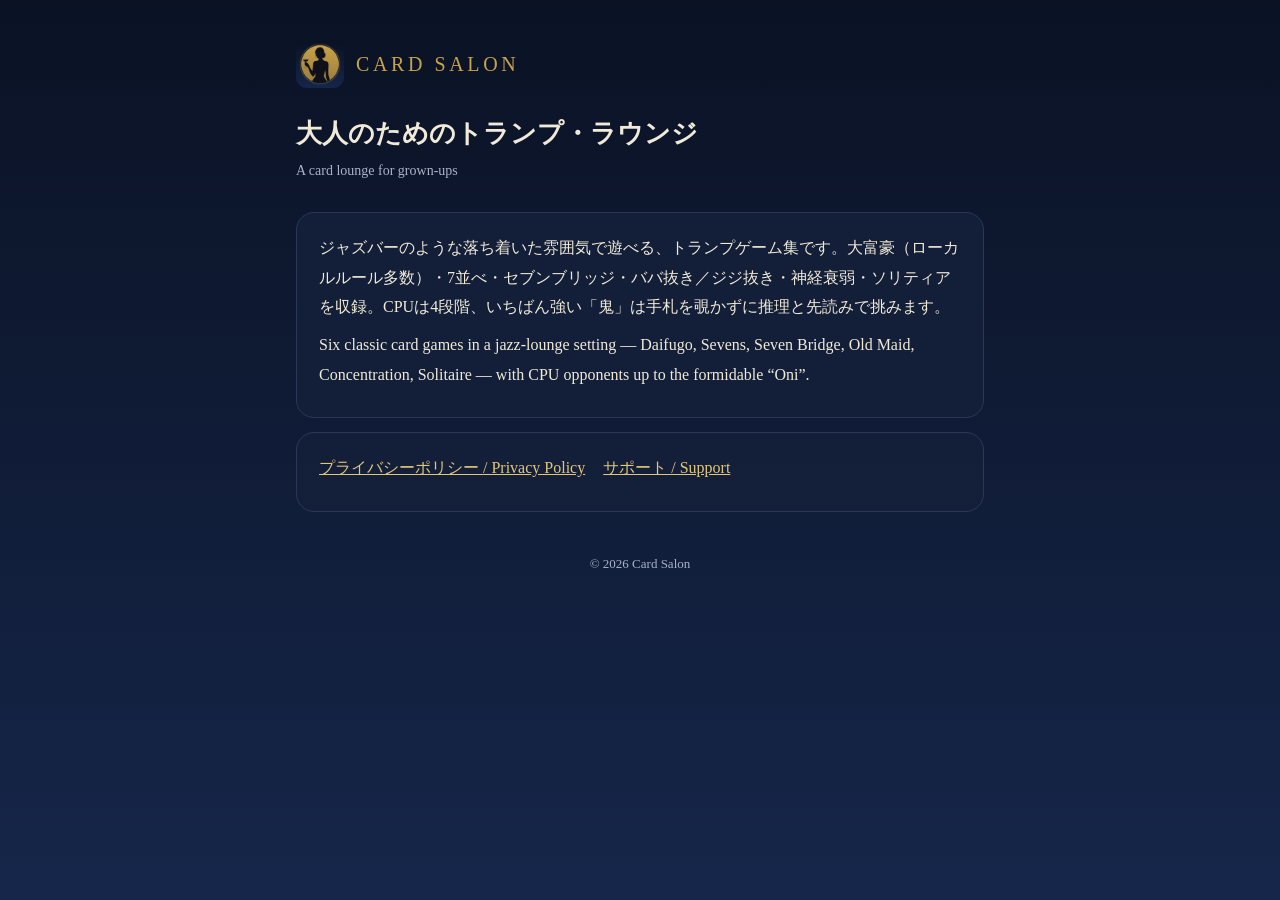
<file: index.html>
<!doctype html>
<html lang="ja">
<head>
<meta charset="utf-8"><meta name="viewport" content="width=device-width, initial-scale=1">
<title>Card Salon</title>
<meta name="description" content="大人のためのトランプ・ラウンジ。大富豪・7並べ・セブンブリッジ・ババ抜き・神経衰弱・ソリティア。">
<link rel="icon" href="icon.png"><link rel="stylesheet" href="site.css">
</head>
<body><main>
  <header class="brand"><img src="icon.png" alt=""><span class="name">CARD SALON</span></header>
  <h1>大人のためのトランプ・ラウンジ</h1>
  <p class="meta">A card lounge for grown-ups</p>
  <section>
    <p>ジャズバーのような落ち着いた雰囲気で遊べる、トランプゲーム集です。大富豪（ローカルルール多数）・7並べ・セブンブリッジ・ババ抜き／ジジ抜き・神経衰弱・ソリティアを収録。CPUは4段階、いちばん強い「鬼」は手札を覗かずに推理と先読みで挑みます。</p>
    <p>Six classic card games in a jazz-lounge setting — Daifugo, Sevens, Seven Bridge, Old Maid, Concentration, Solitaire — with CPU opponents up to the formidable “Oni”.</p>
  </section>
  <section class="links">
    <a href="privacy/">プライバシーポリシー / Privacy Policy</a>
    <a href="support/">サポート / Support</a>
  </section>
  <footer>© 2026 Card Salon</footer>
</main></body></html>
</file>
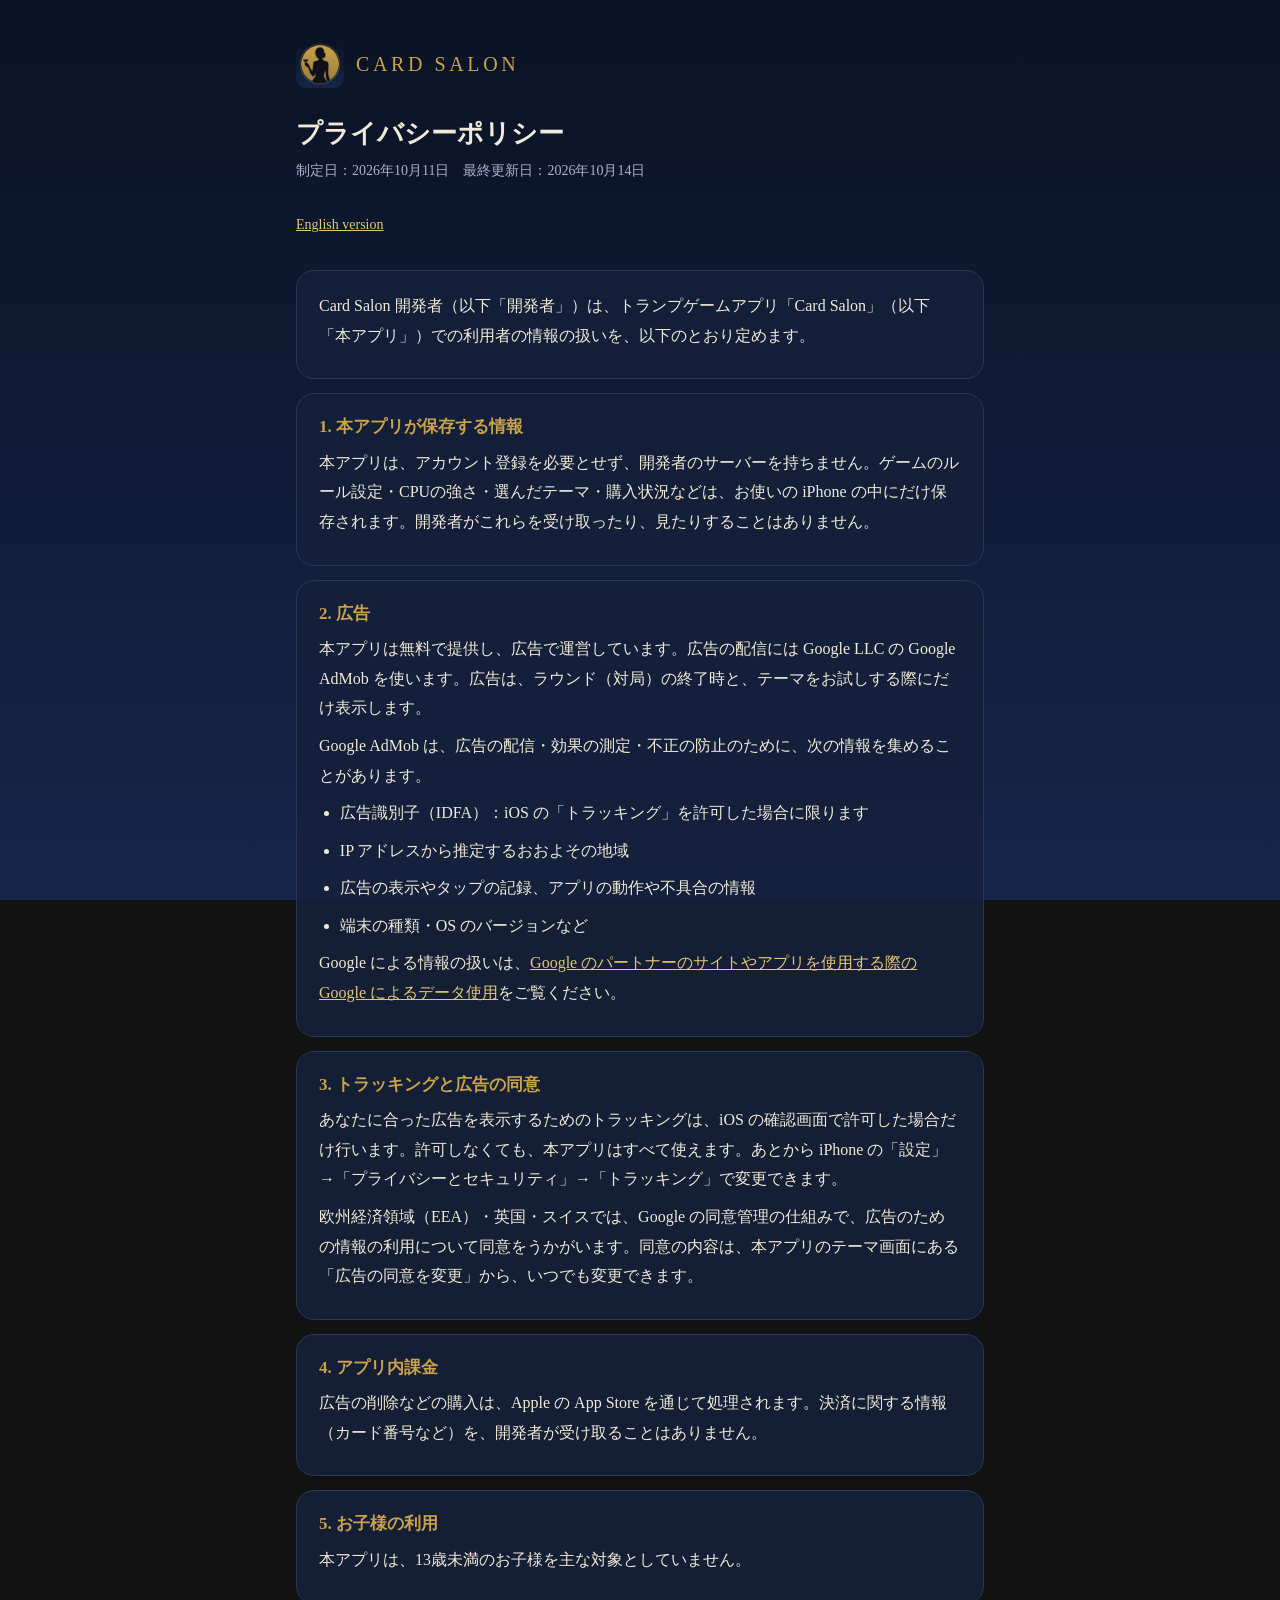
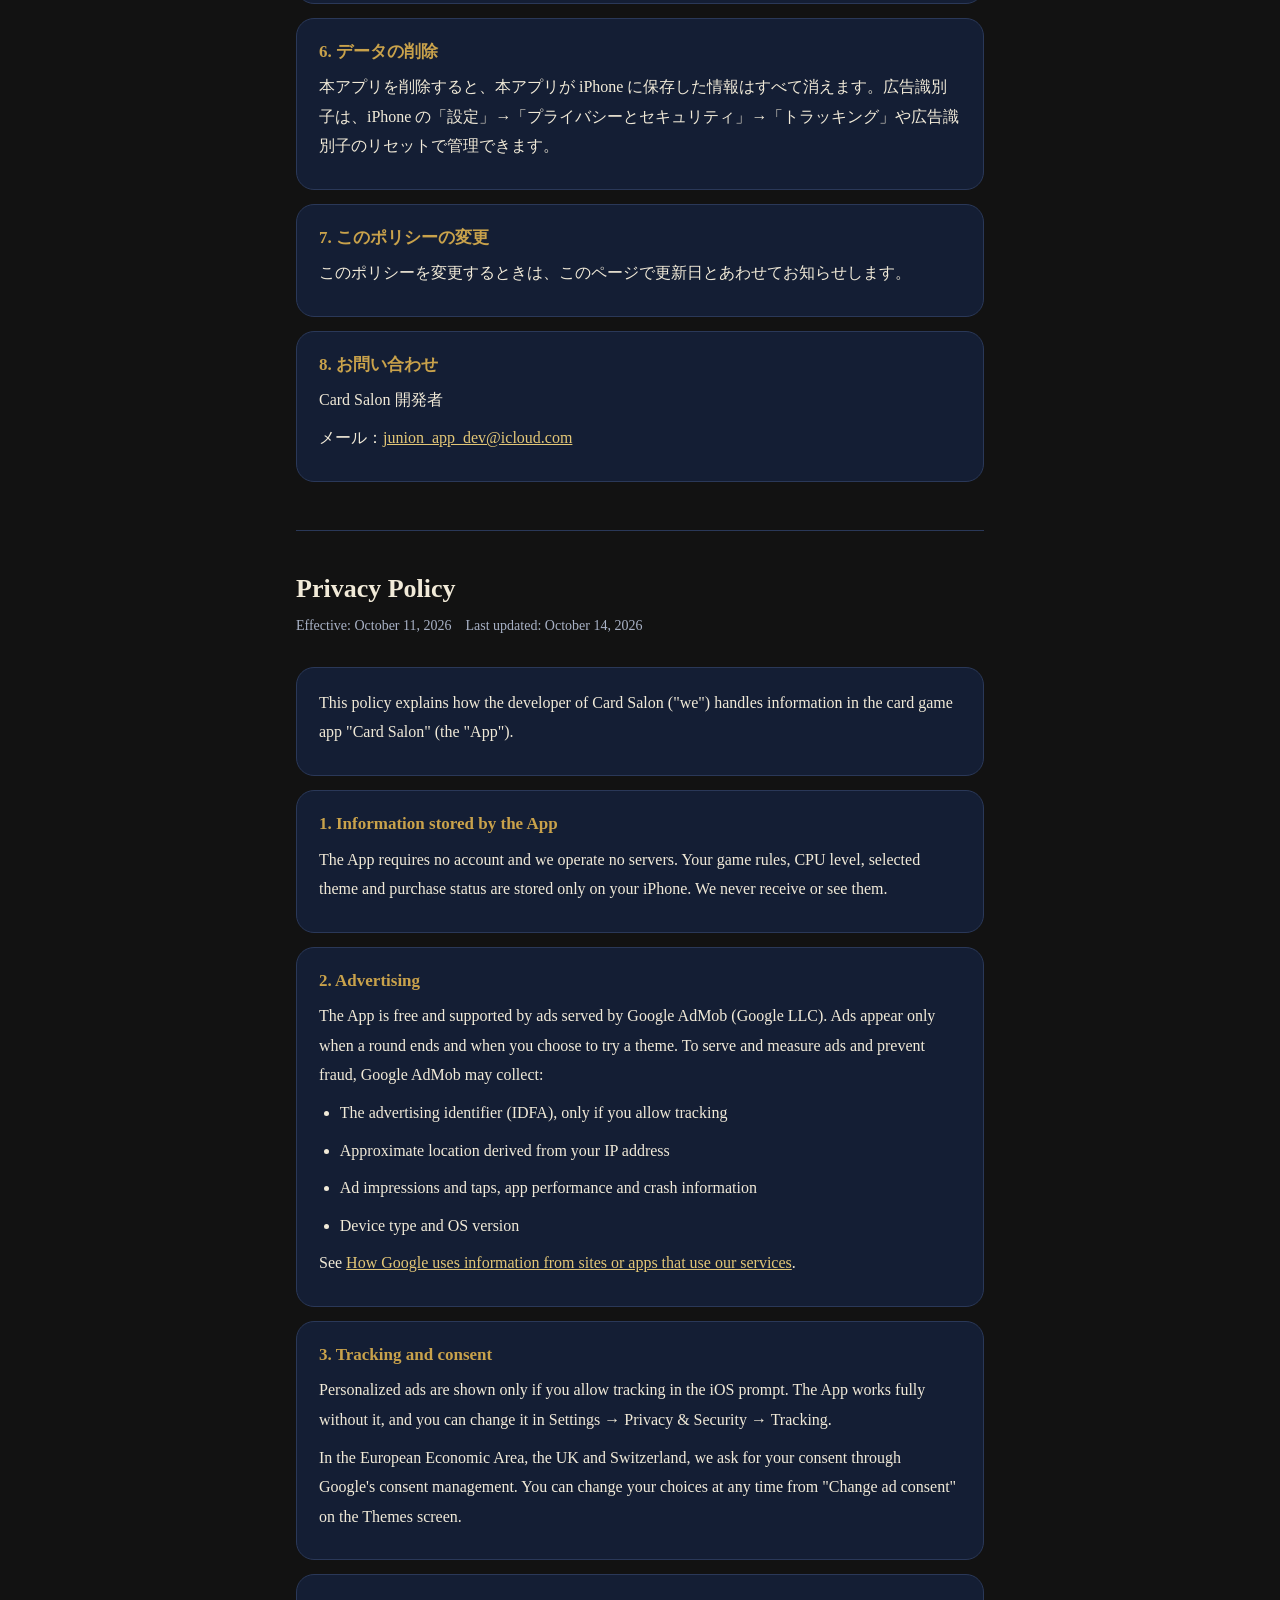
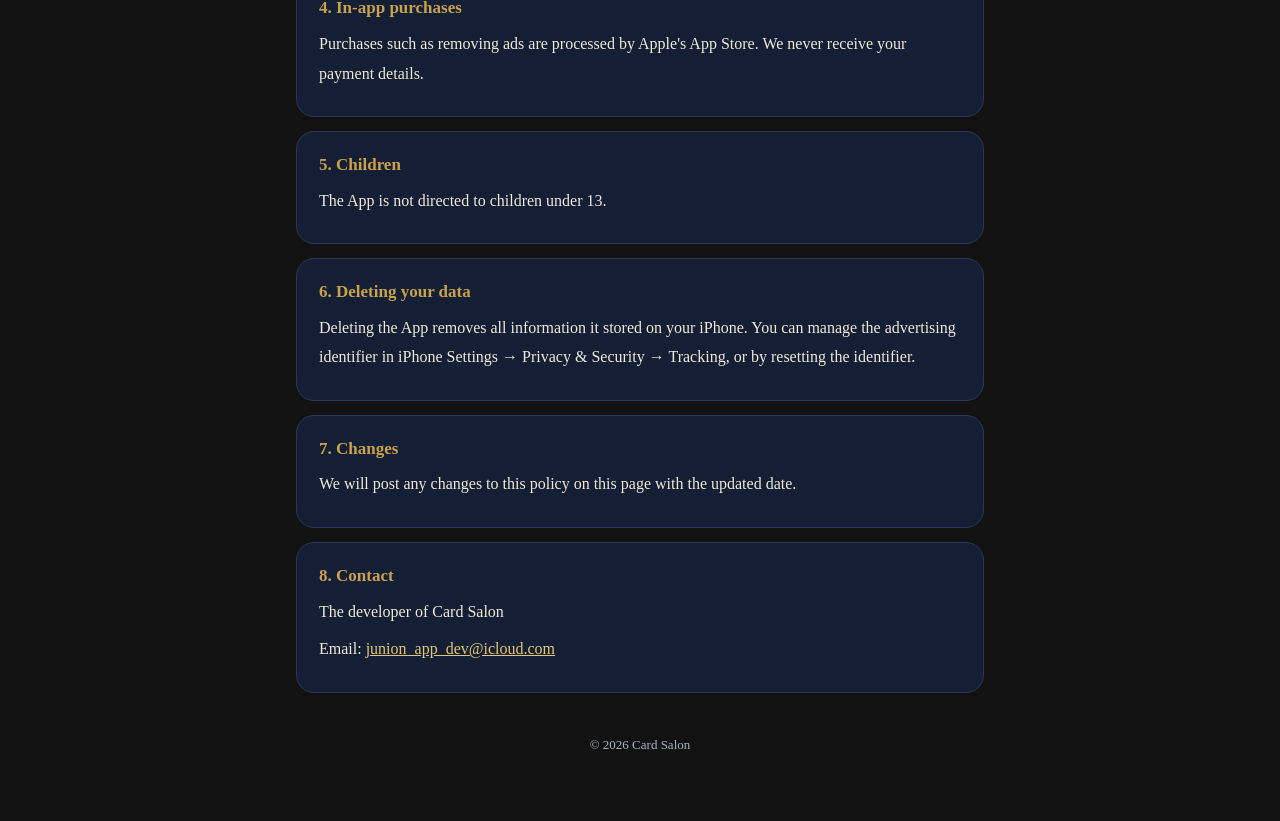
<file: privacy/index.html>
<!doctype html>
<html lang="ja">
<head>
<meta charset="utf-8"><meta name="viewport" content="width=device-width, initial-scale=1">
<title>Card Salon プライバシーポリシー / Privacy Policy</title>
<link rel="icon" href="../icon.png"><link rel="stylesheet" href="../site.css">
</head>
<body><main>
  <header class="brand"><img src="../icon.png" alt=""><span class="name">CARD SALON</span></header>
  <h1>プライバシーポリシー</h1>
  <p class="meta">制定日：2026年10月11日　最終更新日：2026年10月14日</p>
  <p class="lang"><a href="#en">English version</a></p>

  <section><p>Card Salon 開発者（以下「開発者」）は、トランプゲームアプリ「Card Salon」（以下「本アプリ」）での利用者の情報の扱いを、以下のとおり定めます。</p></section>

  <section>
    <h2>1. 本アプリが保存する情報</h2>
    <p>本アプリは、アカウント登録を必要とせず、開発者のサーバーを持ちません。ゲームのルール設定・CPUの強さ・選んだテーマ・購入状況などは、お使いの iPhone の中にだけ保存されます。開発者がこれらを受け取ったり、見たりすることはありません。</p>
  </section>

  <section>
    <h2>2. 広告</h2>
    <p>本アプリは無料で提供し、広告で運営しています。広告の配信には Google LLC の Google AdMob を使います。広告は、ラウンド（対局）の終了時と、テーマをお試しする際にだけ表示します。</p>
    <p>Google AdMob は、広告の配信・効果の測定・不正の防止のために、次の情報を集めることがあります。</p>
    <ul>
      <li>広告識別子（IDFA）：iOS の「トラッキング」を許可した場合に限ります</li>
      <li>IP アドレスから推定するおおよその地域</li>
      <li>広告の表示やタップの記録、アプリの動作や不具合の情報</li>
      <li>端末の種類・OS のバージョンなど</li>
    </ul>
    <p>Google による情報の扱いは、<a href="https://policies.google.com/technologies/partner-sites?hl=ja">Google のパートナーのサイトやアプリを使用する際の Google によるデータ使用</a>をご覧ください。</p>
  </section>

  <section>
    <h2>3. トラッキングと広告の同意</h2>
    <p>あなたに合った広告を表示するためのトラッキングは、iOS の確認画面で許可した場合だけ行います。許可しなくても、本アプリはすべて使えます。あとから iPhone の「設定」→「プライバシーとセキュリティ」→「トラッキング」で変更できます。</p>
    <p>欧州経済領域（EEA）・英国・スイスでは、Google の同意管理の仕組みで、広告のための情報の利用について同意をうかがいます。同意の内容は、本アプリのテーマ画面にある「広告の同意を変更」から、いつでも変更できます。</p>
  </section>

  <section>
    <h2>4. アプリ内課金</h2>
    <p>広告の削除などの購入は、Apple の App Store を通じて処理されます。決済に関する情報（カード番号など）を、開発者が受け取ることはありません。</p>
  </section>

  <section>
    <h2>5. お子様の利用</h2>
    <p>本アプリは、13歳未満のお子様を主な対象としていません。</p>
  </section>

  <section>
    <h2>6. データの削除</h2>
    <p>本アプリを削除すると、本アプリが iPhone に保存した情報はすべて消えます。広告識別子は、iPhone の「設定」→「プライバシーとセキュリティ」→「トラッキング」や広告識別子のリセットで管理できます。</p>
  </section>

  <section><h2>7. このポリシーの変更</h2><p>このポリシーを変更するときは、このページで更新日とあわせてお知らせします。</p></section>

  <section>
    <h2>8. お問い合わせ</h2>
    <p>Card Salon 開発者</p>
    <p>メール：<a href="mailto:junion_app_dev@icloud.com">junion_app_dev@icloud.com</a></p>
  </section>

  <hr>

  <div id="en" lang="en">
    <h1>Privacy Policy</h1>
    <p class="meta">Effective: October 11, 2026　Last updated: October 14, 2026</p>
    <section><p>This policy explains how the developer of Card Salon ("we") handles information in the card game app "Card Salon" (the "App").</p></section>

    <section>
      <h2>1. Information stored by the App</h2>
      <p>The App requires no account and we operate no servers. Your game rules, CPU level, selected theme and purchase status are stored only on your iPhone. We never receive or see them.</p>
    </section>

    <section>
      <h2>2. Advertising</h2>
      <p>The App is free and supported by ads served by Google AdMob (Google LLC). Ads appear only when a round ends and when you choose to try a theme. To serve and measure ads and prevent fraud, Google AdMob may collect:</p>
      <ul>
        <li>The advertising identifier (IDFA), only if you allow tracking</li>
        <li>Approximate location derived from your IP address</li>
        <li>Ad impressions and taps, app performance and crash information</li>
        <li>Device type and OS version</li>
      </ul>
      <p>See <a href="https://policies.google.com/technologies/partner-sites">How Google uses information from sites or apps that use our services</a>.</p>
    </section>

    <section>
      <h2>3. Tracking and consent</h2>
      <p>Personalized ads are shown only if you allow tracking in the iOS prompt. The App works fully without it, and you can change it in Settings → Privacy &amp; Security → Tracking.</p>
      <p>In the European Economic Area, the UK and Switzerland, we ask for your consent through Google's consent management. You can change your choices at any time from "Change ad consent" on the Themes screen.</p>
    </section>

    <section>
      <h2>4. In-app purchases</h2>
      <p>Purchases such as removing ads are processed by Apple's App Store. We never receive your payment details.</p>
    </section>

    <section>
      <h2>5. Children</h2>
      <p>The App is not directed to children under 13.</p>
    </section>

    <section>
      <h2>6. Deleting your data</h2>
      <p>Deleting the App removes all information it stored on your iPhone. You can manage the advertising identifier in iPhone Settings → Privacy &amp; Security → Tracking, or by resetting the identifier.</p>
    </section>

    <section><h2>7. Changes</h2><p>We will post any changes to this policy on this page with the updated date.</p></section>

    <section>
      <h2>8. Contact</h2>
      <p>The developer of Card Salon</p>
      <p>Email: <a href="mailto:junion_app_dev@icloud.com">junion_app_dev@icloud.com</a></p>
    </section>
  </div>
  <footer>© 2026 Card Salon</footer>
</main></body></html>
</file>
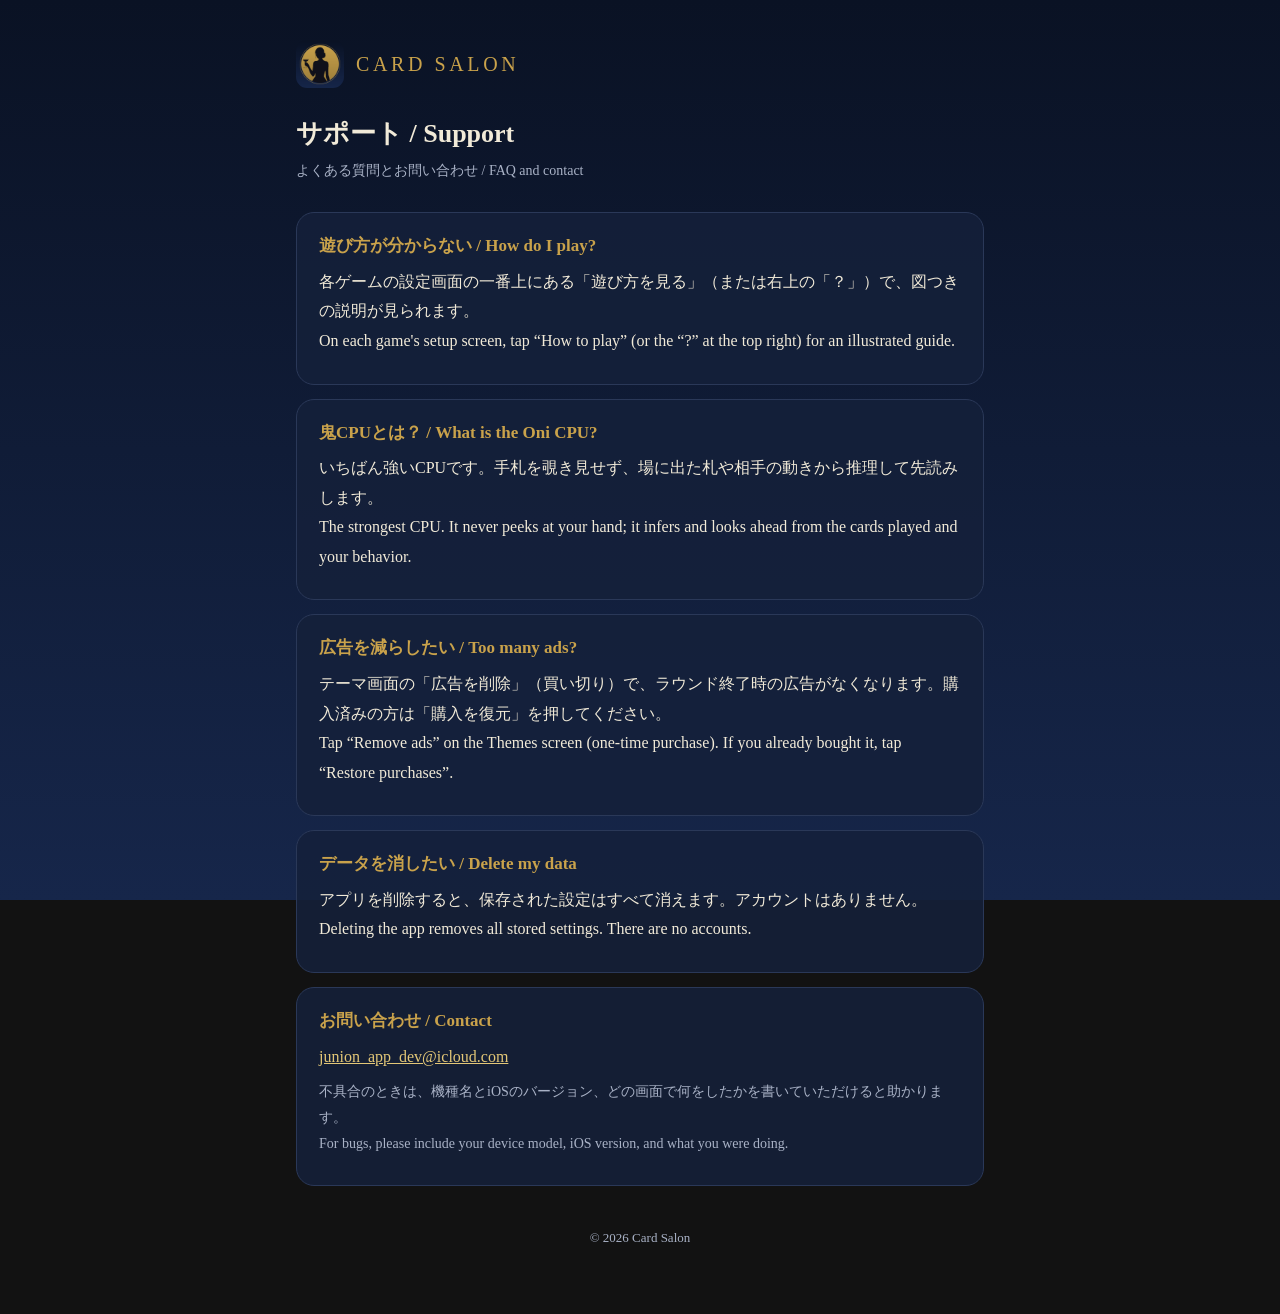
<file: support/index.html>
<!doctype html>
<html lang="ja">
<head>
<meta charset="utf-8"><meta name="viewport" content="width=device-width, initial-scale=1">
<title>Card Salon サポート / Support</title>
<link rel="icon" href="../icon.png"><link rel="stylesheet" href="../site.css">
</head>
<body><main>
  <header class="brand"><img src="../icon.png" alt=""><span class="name">CARD SALON</span></header>
  <h1>サポート / Support</h1>
  <p class="meta">よくある質問とお問い合わせ / FAQ and contact</p>

  <section>
    <h2>遊び方が分からない / How do I play?</h2>
    <p>各ゲームの設定画面の一番上にある「遊び方を見る」（または右上の「？」）で、図つきの説明が見られます。<br>
    On each game's setup screen, tap “How to play” (or the “?” at the top right) for an illustrated guide.</p>
  </section>
  <section>
    <h2>鬼CPUとは？ / What is the Oni CPU?</h2>
    <p>いちばん強いCPUです。手札を覗き見せず、場に出た札や相手の動きから推理して先読みします。<br>
    The strongest CPU. It never peeks at your hand; it infers and looks ahead from the cards played and your behavior.</p>
  </section>
  <section>
    <h2>広告を減らしたい / Too many ads?</h2>
    <p>テーマ画面の「広告を削除」（買い切り）で、ラウンド終了時の広告がなくなります。購入済みの方は「購入を復元」を押してください。<br>
    Tap “Remove ads” on the Themes screen (one-time purchase). If you already bought it, tap “Restore purchases”.</p>
  </section>
  <section>
    <h2>データを消したい / Delete my data</h2>
    <p>アプリを削除すると、保存された設定はすべて消えます。アカウントはありません。<br>
    Deleting the app removes all stored settings. There are no accounts.</p>
  </section>
  <section>
    <h2>お問い合わせ / Contact</h2>
    <p><a href="mailto:junion_app_dev@icloud.com">junion_app_dev@icloud.com</a></p>
    <p class="note">不具合のときは、機種名とiOSのバージョン、どの画面で何をしたかを書いていただけると助かります。<br>For bugs, please include your device model, iOS version, and what you were doing.</p>
  </section>
  <footer>© 2026 Card Salon</footer>
</main></body></html>
</file>
<file: site.css>
:root { --bg:#0E1626; --surface:#15203A; --ink:#F1EAD8; --ink2:#A9B2C6; --line:#2A3858; --gold:#C9A24B; color-scheme: dark; }
* { box-sizing: border-box; }
html { -webkit-text-size-adjust: 100%; }
body { margin:0; background:linear-gradient(#0A1224,#16264A) fixed; color:var(--ink);
  font-family:"Hiragino Mincho ProN","Hiragino Sans","Noto Serif JP",Georgia,serif; line-height:1.85; font-size:16px; }
main { max-width:720px; margin:0 auto; padding:40px 16px 64px; }
header.brand { display:flex; align-items:center; gap:12px; margin-bottom:28px; }
header.brand img { width:48px; height:48px; border-radius:11px; }
header.brand .name { font-size:20px; letter-spacing:.18em; color:var(--gold); }
h1 { font-size:26px; font-weight:600; margin:0 0 6px; line-height:1.4; }
.meta { color:var(--ink2); font-size:14px; margin:0 0 28px; }
.lang { font-size:14px; margin:0 0 32px; }
section { background:rgba(21,32,58,.85); border:1px solid var(--line); border-radius:18px; padding:20px 22px; margin:0 0 14px; }
h2 { font-size:17px; font-weight:600; margin:0 0 8px; line-height:1.5; color:var(--gold); }
p, li { margin:0 0 8px; overflow-wrap:anywhere; }
ul { padding-left:1.3em; margin:0 0 8px; }
a { color:#E3C777; }
.note { color:var(--ink2); font-size:14px; }
hr { border:0; border-top:1px solid var(--line); margin:48px 0 40px; }
footer { color:var(--ink2); font-size:13px; text-align:center; margin-top:40px; }
.links a { display:inline-block; margin:0 14px 8px 0; }
</file>
